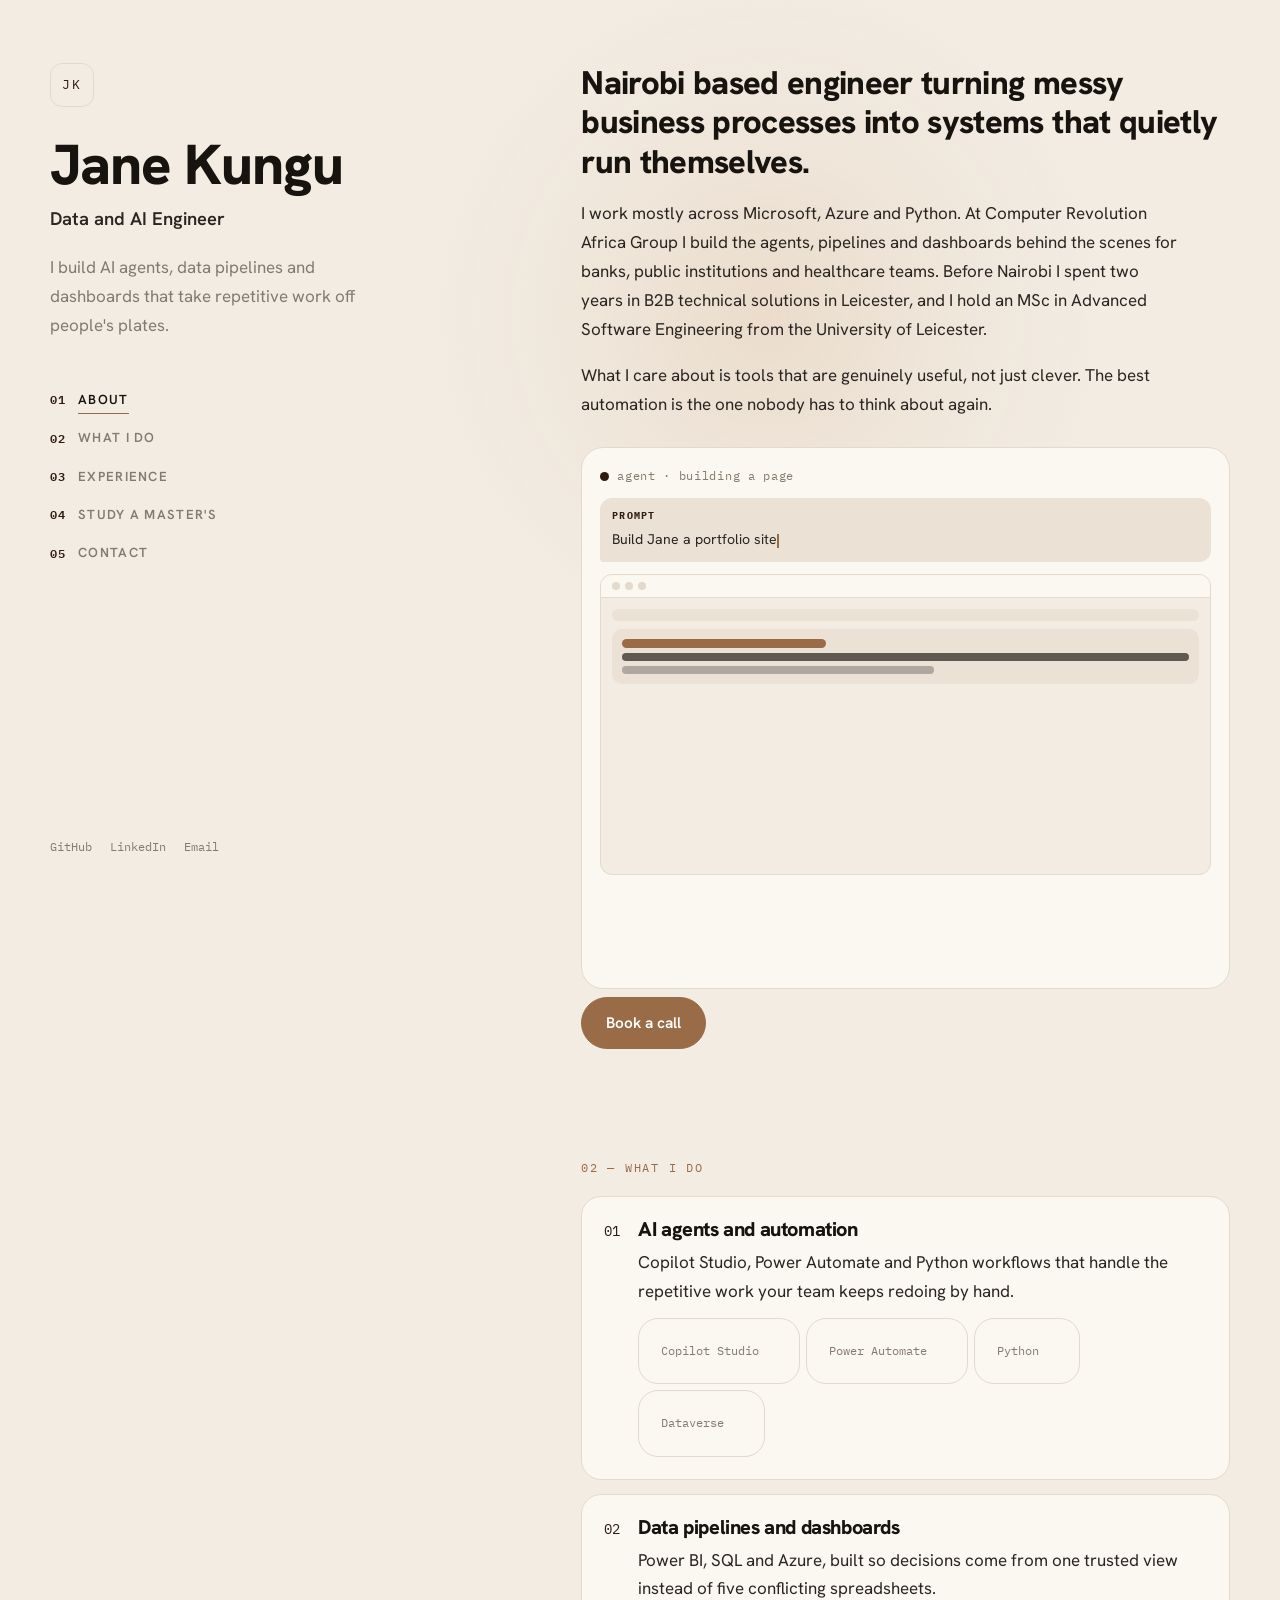
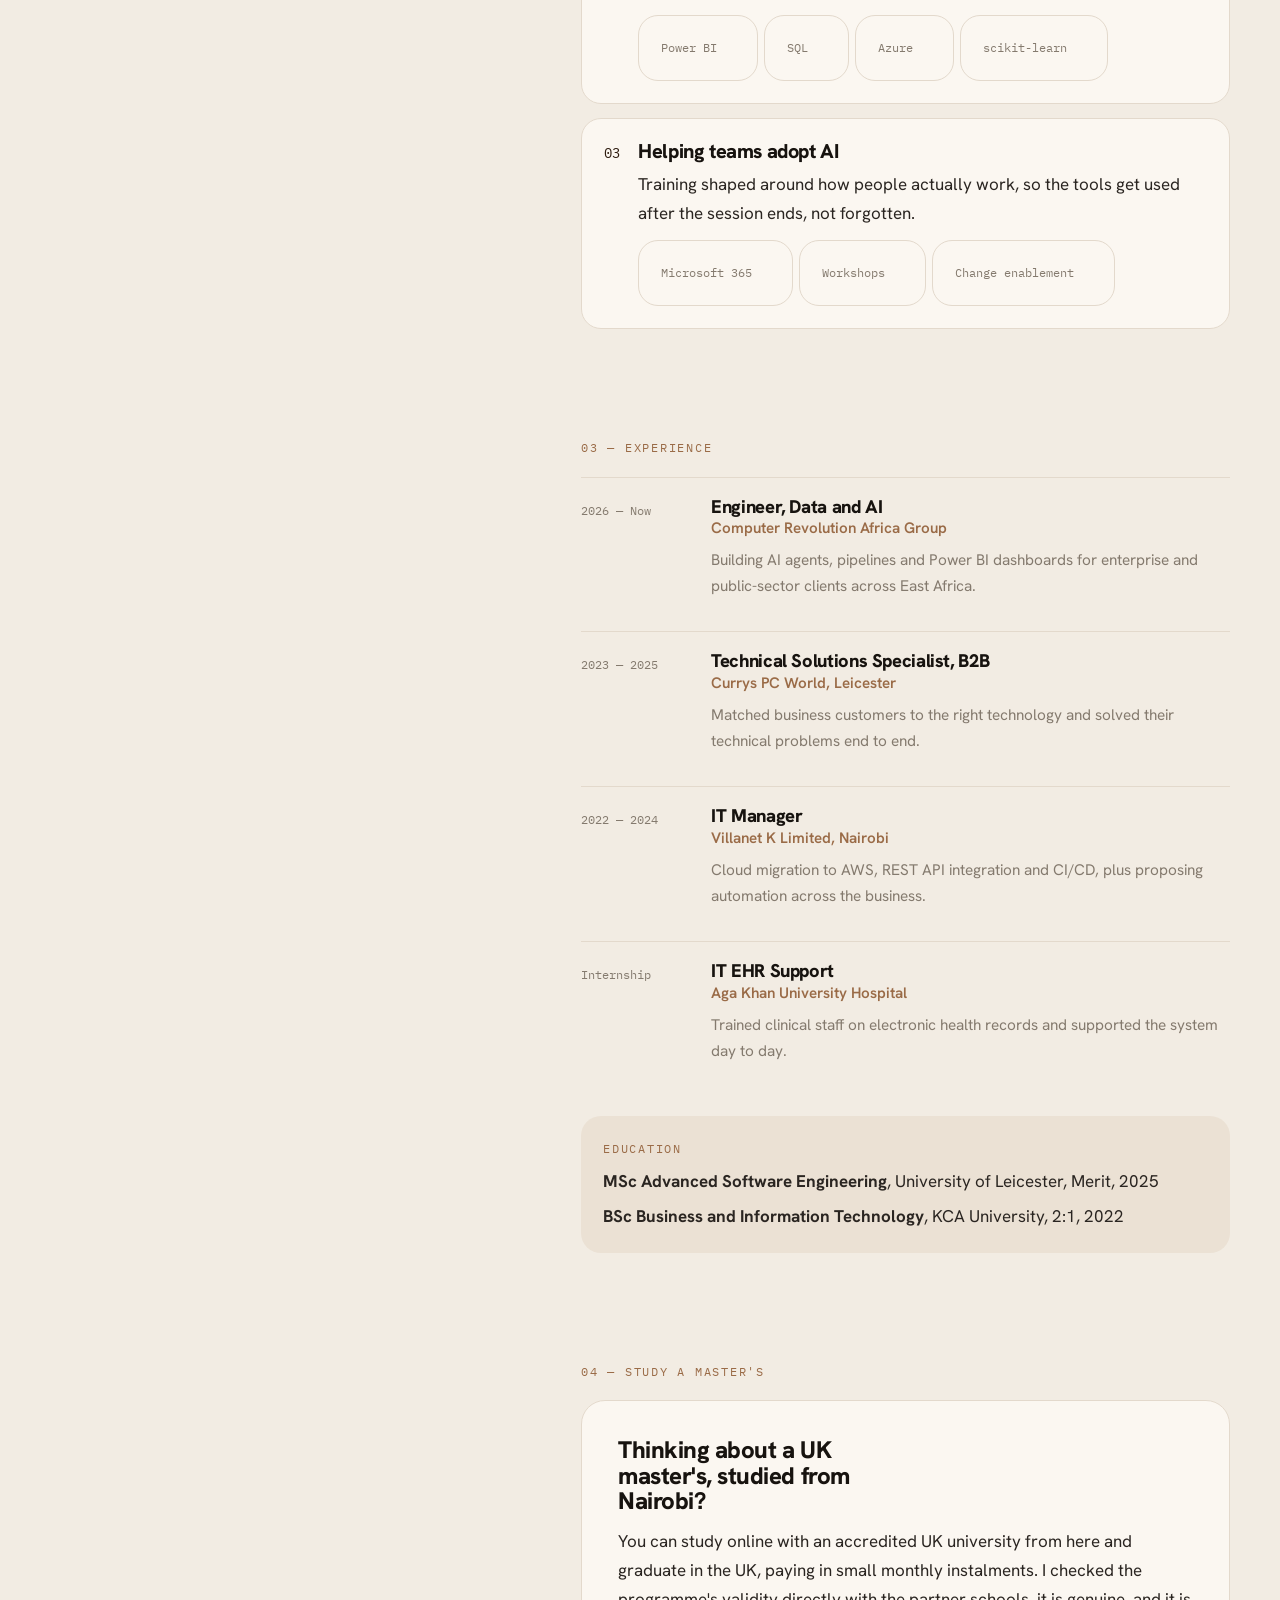
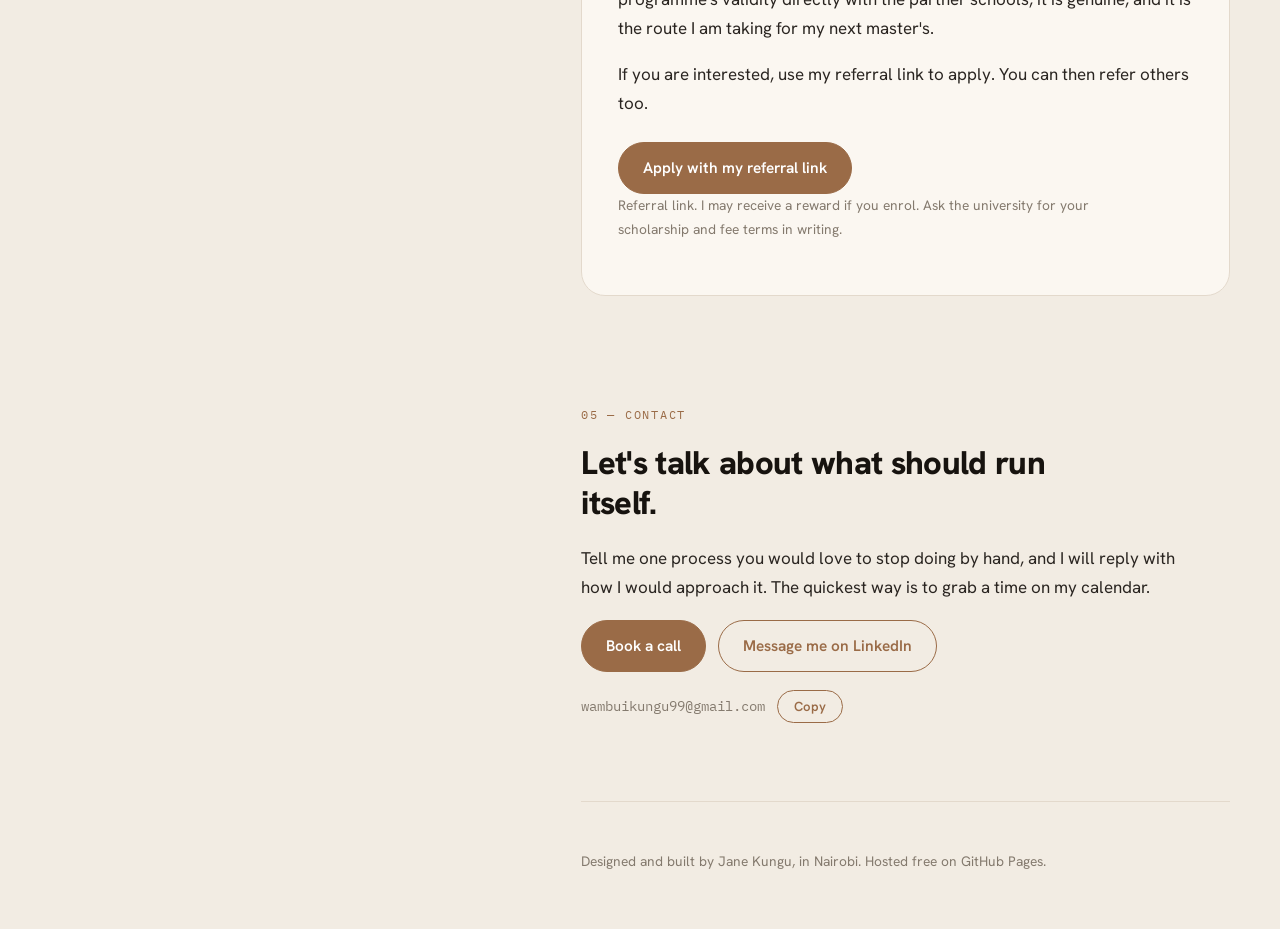
<file: index_6.html>
<!doctype html>
<html lang="en">
<head>
<meta charset="utf-8">
<meta name="viewport" content="width=device-width, initial-scale=1, viewport-fit=cover">
<title>Jane Kungu</title>
<meta name="description" content="Jane Kungu, Data and AI engineer in Nairobi. I build AI agents, data pipelines and dashboards.">
<link rel="stylesheet" href="https://fonts.googleapis.com/css2?family=Hanken+Grotesk:wght@400;500;600;800&family=IBM+Plex+Mono:wght@400;500&display=swap">
<style>
/* Layout: Brittany Chiang style, fixed left identity column + scrolling sections. Palette: warm nude marble, espresso ink, muted bronze accent. */
:root{
  --bg:#F2ECE3;
  --surface:#FBF7F1;
  --ink:#2A2521;
  --ink-strong:#17130F;
  --mute:#847A6E;
  --line:#E3D9CC;
  --accent:#9A6B47;
  --accent2:#2E1C10;
  --accent-ink:#FFFFFF;
  --soft:#EBE1D4;
  --glow1:rgba(214,172,134,.24);
  --glow2:rgba(232,210,186,.14);
  --f-sans:"Hanken Grotesk","Segoe UI",system-ui,sans-serif;
  --f-mono:"IBM Plex Mono",ui-monospace,Menlo,Consolas,monospace;
}
@media (prefers-color-scheme:dark){
  :root:not([data-theme="light"]){
    --bg:#1A1714;--surface:#221E1A;--ink:#E7DED2;--ink-strong:#FBF5EC;--mute:#A59A8B;--line:#352F28;--accent:#CF9E78;--accent2:#C2A079;--accent-ink:#1A1714;--soft:#2B2620;--glow1:rgba(207,158,120,.20);--glow2:rgba(120,92,66,.13);color-scheme:dark;
  }
}
:root[data-theme="dark"]{
  --bg:#1A1714;--surface:#221E1A;--ink:#E7DED2;--ink-strong:#FBF5EC;--mute:#A59A8B;--line:#352F28;--accent:#CF9E78;--accent2:#C2A079;--accent-ink:#1A1714;--soft:#2B2620;--glow1:rgba(207,158,120,.20);--glow2:rgba(120,92,66,.13);color-scheme:dark;
}
*{box-sizing:border-box}
html{scroll-behavior:smooth}
body{background:var(--bg);color:var(--ink);font:400 17px/1.7 var(--f-sans);margin:0;
  padding-left:max(16px,env(safe-area-inset-left,0px));padding-right:max(16px,env(safe-area-inset-right,0px));padding-block:0}
body::before{content:"";position:fixed;inset:0 0 auto;height:env(safe-area-inset-top,0px);z-index:40;background:var(--bg)}
a{color:inherit;text-decoration:none}
h1,h2,h3{margin:0;font-weight:800;letter-spacing:-.02em;line-height:1.05;color:var(--ink-strong)}
:focus-visible{outline:2px solid var(--accent);outline-offset:3px;border-radius:2px}

#glow{position:fixed;top:0;left:0;width:680px;height:680px;border-radius:50%;pointer-events:none;z-index:0;
  background:radial-gradient(circle,var(--glow1) 0%,var(--glow2) 46%,transparent 70%);will-change:transform}

.shell{max-width:1180px;margin:0 auto;display:grid;grid-template-columns:minmax(0,0.9fr) minmax(0,1.25fr);gap:clamp(24px,5vw,80px);position:relative;z-index:1}

/* left identity column */
.side{position:sticky;top:0;align-self:start;height:100vh;max-height:100vh;display:flex;flex-direction:column;justify-content:space-between;padding-block:clamp(40px,7vh,88px) 40px}
.home{font-family:var(--f-mono);font-size:.8rem;letter-spacing:.18em;color:var(--accent2);border:1.5px solid var(--line);width:44px;height:44px;border-radius:12px;display:grid;place-items:center;margin-bottom:28px}
.side h1{font-size:clamp(2.6rem,4.4vw,3.6rem)}
.role{font-size:1.15rem;font-weight:600;color:var(--ink);margin:10px 0 0}
.tag{color:var(--mute);margin:18px 0 0;max-width:34ch}
.side nav{margin-top:42px;display:flex;flex-direction:column;gap:2px}
.side nav a{display:flex;align-items:center;gap:14px;padding:7px 0;color:var(--mute);font-size:.82rem;font-weight:600;letter-spacing:.1em;text-transform:uppercase;transition:color .2s}
.side nav a .ix{font-family:var(--f-mono);font-size:.72rem;width:2ch;color:var(--accent2)}
.side nav a .nm{position:relative}
.side nav a .nm::before{content:"";position:absolute;left:0;bottom:-3px;height:1.5px;width:0;background:var(--accent);transition:width .25s}
.side nav a:hover{color:var(--ink-strong)}
.side nav a:hover .nm::before{width:100%}
.side nav a[aria-current="true"]{color:var(--ink-strong)}
.side nav a[aria-current="true"] .nm::before{width:100%}
.social{list-style:none;display:flex;gap:18px;margin:0;padding:0}
.social a{font-family:var(--f-mono);font-size:.78rem;color:var(--mute);transition:color .2s}
.social a:hover{color:var(--accent2)}

/* right content */
.content{padding-block:clamp(40px,7vh,88px) 0;min-width:0}
.sec{padding-block:clamp(36px,6vh,72px);min-width:0}
.sec:first-child{padding-top:0}
.eyebrow{font-family:var(--f-mono);font-size:.78rem;letter-spacing:.14em;text-transform:uppercase;color:var(--accent);margin:0 0 22px}
.eyebrow.small{margin:0 0 8px}
.mobile-only{display:none}
.big{font-family:var(--f-sans);font-weight:800;font-size:clamp(1.5rem,2.6vw,2.05rem);letter-spacing:-.02em;line-height:1.2;color:var(--ink-strong);margin:0 0 22px;max-width:26ch}
.content p{margin:0 0 18px;max-width:60ch}
.cta{display:flex;gap:12px;flex-wrap:wrap;margin-top:8px}
.btn{display:inline-block;font-family:inherit;font-weight:600;font-size:.96rem;padding:12px 24px;border-radius:999px;border:1.5px solid var(--accent);color:var(--accent);background:transparent;cursor:pointer;transition:transform .2s,box-shadow .2s,background .2s,color .2s}
.btn.primary{background:var(--accent);color:var(--accent-ink)}
.btn:hover{transform:translateY(-2px);box-shadow:0 14px 30px -18px var(--accent)}
.btn.mini{padding:7px 16px;font-size:.82rem}
.fine{font-size:.86rem;color:var(--mute);margin-top:14px;max-width:58ch}

/* what I do */
ol.work,ol.exp{list-style:none;margin:0;padding:0;display:grid;gap:14px}
ol.work li{display:grid;grid-template-columns:auto minmax(0,1fr);gap:18px;padding:22px;border:1px solid var(--line);border-radius:20px;background:var(--surface);transition:border-color .2s,transform .2s}
ol.work li:hover{border-color:var(--accent);transform:translateY(-2px)}
ol.work .num{font-family:var(--f-mono);color:var(--accent2);font-size:.9rem}
ol.work h3{font-size:1.25rem;margin-bottom:8px}
ol.work p{margin:0 0 12px}
.chips{list-style:none;display:flex;flex-wrap:wrap;gap:6px;margin:0;padding:0}
.chips li{font-family:var(--f-mono);font-size:.74rem;color:var(--mute);background:var(--soft);border-radius:6px;padding:3px 9px}

/* experience */
ol.exp li{display:grid;grid-template-columns:minmax(0,7rem) minmax(0,1fr);gap:18px;padding:18px 0;border-top:1px solid var(--line)}
ol.exp .when{font-family:var(--f-mono);font-size:.78rem;color:var(--mute);padding-top:4px}
ol.exp h3{font-size:1.15rem;line-height:1.3}
ol.exp .at{display:block;font-weight:600;font-size:.95rem;color:var(--accent);letter-spacing:0}
ol.exp p{margin:8px 0 0;color:var(--mute);font-size:.96rem}
.edu{margin-top:34px;padding:22px;border-radius:20px;background:var(--soft)}
.edu p{margin:0 0 6px;max-width:none}
.edu p:last-child{margin:0}

/* master's note */
.note{padding:clamp(24px,3vw,36px);border:1px solid var(--line);border-radius:24px;background:var(--surface)}
.note h3{font-size:1.5rem;margin-bottom:14px;max-width:20ch}
.note .btn{margin-top:6px}

.email-row{display:flex;gap:12px;align-items:center;flex-wrap:wrap;margin-top:18px}
.addr{font-family:var(--f-mono);font-size:.9rem;color:var(--mute);user-select:all;overflow-wrap:anywhere}
.foot{padding-block:48px 56px;color:var(--mute);font-size:.86rem;border-top:1px solid var(--line);margin-top:24px}
.foot p{margin:0;max-width:none}

@media (max-width:860px){
  .shell{grid-template-columns:minmax(0,1fr);gap:0}
  .side{position:static;height:auto;max-height:none;padding-block:clamp(36px,7vh,64px) 8px}
  .side nav{display:none}
  .side h1{font-size:clamp(3rem,13vw,4.2rem)}
  .content{padding-top:24px}
  .mobile-only{display:block}
  ol.exp li{grid-template-columns:minmax(0,1fr);gap:4px}
  ol.exp .when{padding-top:0}
  ol.work li{grid-template-columns:minmax(0,1fr);gap:10px}
  #glow{display:none}
}
/* creative custom cursor */
.cur-dot,.cur-ring{position:fixed;top:0;left:0;border-radius:50%;pointer-events:none;z-index:60;opacity:0}
.cur-dot{width:7px;height:7px;background:var(--accent);margin:-3.5px 0 0 -3.5px}
.cur-ring{width:34px;height:34px;border:1.5px solid var(--accent2);margin:-17px 0 0 -17px;
  transition:width .18s,height .18s,margin .18s,border-color .18s,background .18s,opacity .2s}
.cur-ring.hot{width:52px;height:52px;margin:-26px 0 0 -26px;border-color:var(--accent);background:color-mix(in srgb,var(--accent) 9%,transparent)}
body.cursor-custom,body.cursor-custom a,body.cursor-custom button{cursor:none}

/* live build animation */
@keyframes blink{to{visibility:hidden}}
.studio{margin:28px 0 4px;background:var(--surface);border:1px solid var(--line);border-radius:22px;padding:18px}
.st-head{display:flex;align-items:center;gap:8px;font-family:var(--f-mono);font-size:.72rem;letter-spacing:.06em;color:var(--mute);margin-bottom:12px}
.st-dot{width:9px;height:9px;border-radius:50%;background:var(--accent2)}
.st-prompt{background:var(--soft);border-radius:12px 12px 12px 4px;padding:10px 12px;font-size:.88rem;min-height:3.6rem}
.st-prompt b{display:block;font-family:var(--f-mono);font-size:.62rem;letter-spacing:.12em;text-transform:uppercase;color:var(--accent2);margin-bottom:3px}
.caret2{display:inline-block;width:2px;height:1em;background:var(--accent);vertical-align:text-bottom;animation:blink 1s steps(2,start) infinite}
.st-browser{margin-top:12px;border:1px solid var(--line);border-radius:12px;overflow:hidden;background:var(--bg)}
.st-bar{display:flex;gap:5px;padding:7px 11px;border-bottom:1px solid var(--line);background:var(--surface)}
.st-bar i{width:8px;height:8px;border-radius:50%;background:var(--line)}
.st-page{padding:11px;display:grid;gap:8px;min-height:9.2rem;align-content:start}
.sb{opacity:0;transform:translateY(7px) scale(.99);transition:opacity .5s,transform .5s}
.sb.on{opacity:1;transform:none}
.sb.b1{height:12px;border-radius:6px;background:var(--soft)}
.sb.hero{display:grid;gap:5px;padding:10px;border-radius:10px;background:var(--soft)}
.sb.hero em{display:block;height:9px;width:36%;border-radius:5px;background:var(--accent)}
.sb.hero i{display:block;height:8px;border-radius:4px;background:var(--ink);opacity:.72}
.sb.hero i+i{width:55%;opacity:.3}
.sb.cards{display:grid;grid-template-columns:repeat(3,1fr);gap:7px}
.sb.cards i{height:34px;border-radius:7px;border:1px solid var(--line);background:var(--surface)}
.sb.foot{height:9px;border-radius:5px;background:var(--line);width:52%}
.st-log{list-style:none;margin:13px 0 0;padding:0;display:grid;gap:7px;font-size:.84rem}
.st-log li{display:flex;align-items:center;gap:9px;color:var(--mute);opacity:0;transform:translateX(-6px);transition:opacity .35s,transform .35s}
.st-log li.on{opacity:1;transform:none}
.st-log li::before{content:"";width:14px;height:14px;border-radius:50%;border:1.5px solid var(--accent2);flex:none}
.st-log li.done{color:var(--ink-strong)}
.st-log li.done::before{background:var(--accent2) url("data:image/svg+xml;utf8,<svg xmlns='http://www.w3.org/2000/svg' viewBox='0 0 12 12'><path d='M2.5 6.5l2.5 2.5 4.5-5.5' fill='none' stroke='white' stroke-width='2.4' stroke-linecap='round' stroke-linejoin='round'/></svg>") center/9px no-repeat;border-color:var(--accent2)}

@media (prefers-reduced-motion:reduce){
  html{scroll-behavior:auto}
  .btn,ol.work li,.side nav a .nm::before{transition:none}
  #glow,.cur-dot,.cur-ring{display:none}
  .sb,.st-log li{opacity:1;transform:none;transition:none}
  .caret2{animation:none}
}
</style>
</head>
<body>
<div id="glow" aria-hidden="true"></div>
<div class="cur-ring" id="curRing" aria-hidden="true"></div>
<div class="cur-dot" id="curDot" aria-hidden="true"></div>

<div class="shell">
  <aside class="side">
    <div class="side-top">
      <a class="home" href="#top">JK</a>
      <h1>Jane Kungu</h1>
      <p class="role">Data and AI Engineer</p>
      <p class="tag">I build AI agents, data pipelines and dashboards that take repetitive work off people's plates.</p>
      <nav aria-label="Sections">
        <a href="#about" data-sec="about"><span class="ix">01</span><span class="nm">About</span></a>
        <a href="#work" data-sec="work"><span class="ix">02</span><span class="nm">What I do</span></a>
        <a href="#path" data-sec="path"><span class="ix">03</span><span class="nm">Experience</span></a>
        <a href="#learn" data-sec="learn"><span class="ix">04</span><span class="nm">Study a master's</span></a>
        <a href="#contact" data-sec="contact"><span class="ix">05</span><span class="nm">Contact</span></a>
      </nav>
    </div>
    <ul class="social">
      <li><a href="https://github.com/JaneWambuiKungu" target="_blank" rel="noopener" aria-label="GitHub">GitHub</a></li>
      <li><a href="https://www.linkedin.com/in/janewambuilinked/" target="_blank" rel="noopener" aria-label="LinkedIn">LinkedIn</a></li>
      <li><a href="mailto:wambuikungu99@gmail.com" aria-label="Email">Email</a></li>
    </ul>
  </aside>

  <main class="content" id="top">
    <section id="about" class="sec" aria-label="About">
      <p class="eyebrow mobile-only">01 — About</p>
      <p class="big">Nairobi based engineer turning messy business processes into systems that quietly run themselves.</p>
      <p>I work mostly across Microsoft, Azure and Python. At Computer Revolution Africa Group I build the agents, pipelines and dashboards behind the scenes for banks, public institutions and healthcare teams. Before Nairobi I spent two years in B2B technical solutions in Leicester, and I hold an MSc in Advanced Software Engineering from the University of Leicester.</p>
      <p>What I care about is tools that are genuinely useful, not just clever. The best automation is the one nobody has to think about again.</p>

      <div class="studio" aria-label="Animation showing an AI agent assembling a web page">
        <div class="st-head"><span class="st-dot" aria-hidden="true"></span><span>agent · building a page</span></div>
        <div class="st-prompt"><b>Prompt</b><span id="st-type"></span><i class="caret2" aria-hidden="true"></i></div>
        <div class="st-browser">
          <div class="st-bar" aria-hidden="true"><i></i><i></i><i></i></div>
          <div class="st-page">
            <div class="sb b1"></div>
            <div class="sb hero"><em></em><i></i><i></i></div>
            <div class="sb cards"><i></i><i></i><i></i></div>
            <div class="sb foot"></div>
          </div>
        </div>
        <ul class="st-log">
          <li>Writing the layout</li>
          <li>Adding the projects</li>
          <li>Running a check</li>
        </ul>
      </div>

      <div class="cta">
        <a class="btn primary" data-book href="#contact">Book a call</a>
      </div>
    </section>

    <section id="work" class="sec" aria-label="What I do">
      <p class="eyebrow">02 — What I do</p>
      <ol class="work">
        <li>
          <span class="num">01</span>
          <div>
            <h3>AI agents and automation</h3>
            <p>Copilot Studio, Power Automate and Python workflows that handle the repetitive work your team keeps redoing by hand.</p>
            <ul class="chips"><li>Copilot Studio</li><li>Power Automate</li><li>Python</li><li>Dataverse</li></ul>
          </div>
        </li>
        <li>
          <span class="num">02</span>
          <div>
            <h3>Data pipelines and dashboards</h3>
            <p>Power BI, SQL and Azure, built so decisions come from one trusted view instead of five conflicting spreadsheets.</p>
            <ul class="chips"><li>Power BI</li><li>SQL</li><li>Azure</li><li>scikit-learn</li></ul>
          </div>
        </li>
        <li>
          <span class="num">03</span>
          <div>
            <h3>Helping teams adopt AI</h3>
            <p>Training shaped around how people actually work, so the tools get used after the session ends, not forgotten.</p>
            <ul class="chips"><li>Microsoft 365</li><li>Workshops</li><li>Change enablement</li></ul>
          </div>
        </li>
      </ol>
    </section>

    <section id="path" class="sec" aria-label="Experience">
      <p class="eyebrow">03 — Experience</p>
      <ol class="exp">
        <li>
          <span class="when">2026 — Now</span>
          <div><h3>Engineer, Data and AI <span class="at">Computer Revolution Africa Group</span></h3>
          <p>Building AI agents, pipelines and Power BI dashboards for enterprise and public-sector clients across East Africa.</p></div>
        </li>
        <li>
          <span class="when">2023 — 2025</span>
          <div><h3>Technical Solutions Specialist, B2B <span class="at">Currys PC World, Leicester</span></h3>
          <p>Matched business customers to the right technology and solved their technical problems end to end.</p></div>
        </li>
        <li>
          <span class="when">2022 — 2024</span>
          <div><h3>IT Manager <span class="at">Villanet K Limited, Nairobi</span></h3>
          <p>Cloud migration to AWS, REST API integration and CI/CD, plus proposing automation across the business.</p></div>
        </li>
        <li>
          <span class="when">Internship</span>
          <div><h3>IT EHR Support <span class="at">Aga Khan University Hospital</span></h3>
          <p>Trained clinical staff on electronic health records and supported the system day to day.</p></div>
        </li>
      </ol>
      <div class="edu">
        <p class="eyebrow small">Education</p>
        <p><strong>MSc Advanced Software Engineering</strong>, University of Leicester, Merit, 2025</p>
        <p><strong>BSc Business and Information Technology</strong>, KCA University, 2:1, 2022</p>
      </div>
    </section>

    <section id="learn" class="sec" aria-label="Study a master's">
      <p class="eyebrow">04 — Study a master's</p>
      <div class="note">
        <h3>Thinking about a UK master's, studied from Nairobi?</h3>
        <p>You can study online with an accredited UK university from here and graduate in the UK, paying in small monthly instalments. I checked the programme's validity directly with the partner schools, it is genuine, and it is the route I am taking for my next master's.</p>
        <p>If you are interested, use my referral link to apply. You can then refer others too.</p>
        <a class="btn primary" href="https://apply.unicaf.org/refer-a-friend/en?refcode=xoFlb4EwkB" target="_blank" rel="noopener sponsored">Apply with my referral link</a>
        <p class="fine">Referral link. I may receive a reward if you enrol. Ask the university for your scholarship and fee terms in writing.</p>
      </div>
    </section>

    <section id="contact" class="sec" aria-label="Contact">
      <p class="eyebrow">05 — Contact</p>
      <h2 class="big">Let's talk about what should run itself.</h2>
      <p>Tell me one process you would love to stop doing by hand, and I will reply with how I would approach it. The quickest way is to grab a time on my calendar.</p>
      <div class="cta">
        <a class="btn primary" data-book href="mailto:wambuikungu99@gmail.com">Book a call</a>
        <a class="btn" href="https://www.linkedin.com/in/janewambuilinked/" target="_blank" rel="noopener">Message me on LinkedIn</a>
      </div>
      <div class="email-row">
        <span class="addr">wambuikungu99@gmail.com</span>
        <button type="button" id="copy" class="btn mini">Copy</button>
      </div>
    </section>

    <footer class="foot">
      <p>Designed and built by Jane Kungu, in Nairobi. Hosted free on GitHub Pages.</p>
    </footer>
  </main>
</div>

<script>
(function(){
  /* ---- Booking link (Cal.com). Change this URL if your Cal.com link changes. ---- */
  var BOOKING = "https://cal.com/jane-kungu-qx3bzq";
  var EMAIL = "wambuikungu99@gmail.com";
  document.querySelectorAll("[data-book]").forEach(function(a){
    if(BOOKING){ a.href = BOOKING; a.target="_blank"; a.rel="noopener"; }
    else { a.href = "mailto:"+EMAIL+"?subject="+encodeURIComponent("Booking a call"); }
  });

  /* copy email */
  var copy=document.getElementById("copy");
  if(copy) copy.addEventListener("click",function(){
    function ok(){copy.textContent="Copied";setTimeout(function(){copy.textContent="Copy"},1600);}
    try{ navigator.clipboard.writeText(EMAIL).then(ok,function(){copy.textContent="Select it";}); }
    catch(e){ copy.textContent="Select it"; }
  });

  var reduce = window.matchMedia("(prefers-reduced-motion: reduce)").matches;

  /* active section in nav */
  var links={}; document.querySelectorAll('nav a[data-sec]').forEach(function(a){links[a.dataset.sec]=a;});
  if('IntersectionObserver' in window){
    var io=new IntersectionObserver(function(es){
      es.forEach(function(e){
        if(e.isIntersecting){
          Object.values(links).forEach(function(l){l.removeAttribute('aria-current');});
          var l=links[e.target.id]; if(l) l.setAttribute('aria-current','true');
        }
      });
    },{rootMargin:"-45% 0px -50% 0px"});
    document.querySelectorAll('section.sec').forEach(function(s){io.observe(s);});
  }

  /* ambient glow + creative custom cursor (desktop, motion allowed) */
  var glow=document.getElementById('glow');
  var ring=document.getElementById('curRing'), dot=document.getElementById('curDot');
  if(!reduce && window.matchMedia('(pointer:fine)').matches){
    document.body.classList.add('cursor-custom');
    var gx=innerWidth*.6,gy=innerHeight*.35,cx=gx,cy=gy,rx=gx,ry=gy,raf;
    function paint(){
      if(glow) glow.style.transform='translate('+(cx-340)+'px,'+(cy-340)+'px)';
      ring.style.transform='translate('+rx+'px,'+ry+'px)';
    }
    paint();
    window.addEventListener('pointermove',function(e){
      gx=e.clientX; gy=e.clientY;
      dot.style.transform='translate('+gx+'px,'+gy+'px)';
      dot.style.opacity=ring.style.opacity=1;
      if(!raf) raf=requestAnimationFrame(move);
    });
    function move(){
      cx+=(gx-cx)*.12; cy+=(gy-cy)*.12; rx+=(gx-rx)*.2; ry+=(gy-ry)*.2; paint();
      raf=(Math.abs(gx-cx)>.5||Math.abs(gy-cy)>.5||Math.abs(gx-rx)>.5||Math.abs(gy-ry)>.5)?requestAnimationFrame(move):null;
    }
    document.querySelectorAll('a,button').forEach(function(el){
      el.addEventListener('pointerenter',function(){ring.classList.add('hot');});
      el.addEventListener('pointerleave',function(){ring.classList.remove('hot');});
    });
    document.addEventListener('mouseleave',function(){dot.style.opacity=ring.style.opacity=0;});
  } else if(glow){ glow.style.display='none'; }

  /* live build animation */
  var typeEl=document.getElementById('st-type');
  if(typeEl){
    var promptText="Build Jane a portfolio site";
    var blocks=[].slice.call(document.querySelectorAll('.st-page .sb'));
    var logs=[].slice.call(document.querySelectorAll('.st-log li'));
    if(reduce){
      typeEl.textContent=promptText;
      blocks.forEach(function(b){b.classList.add('on');});
      logs.forEach(function(l){l.classList.add('on','done');});
    } else {
      (function run(){
        typeEl.textContent=""; blocks.forEach(function(b){b.classList.remove('on');});
        logs.forEach(function(l){l.classList.remove('on','done');});
        var i=0;
        (function type(){
          if(i<=promptText.length){ typeEl.textContent=promptText.slice(0,i++); setTimeout(type,42); }
          else build();
        })();
        function build(){ var bi=0; (function nx(){ if(bi<blocks.length){ blocks[bi++].classList.add('on'); setTimeout(nx,340);} else setTimeout(doLogs,200); })(); }
        function doLogs(){ var li=0; (function nx(){ if(li<logs.length){ var l=logs[li++]; l.classList.add('on'); setTimeout(function(){l.classList.add('done'); setTimeout(nx,450);},520);} else setTimeout(run,2600); })(); }
      })();
    }
  }
})();
</script>

</body>
</html>
</file>
